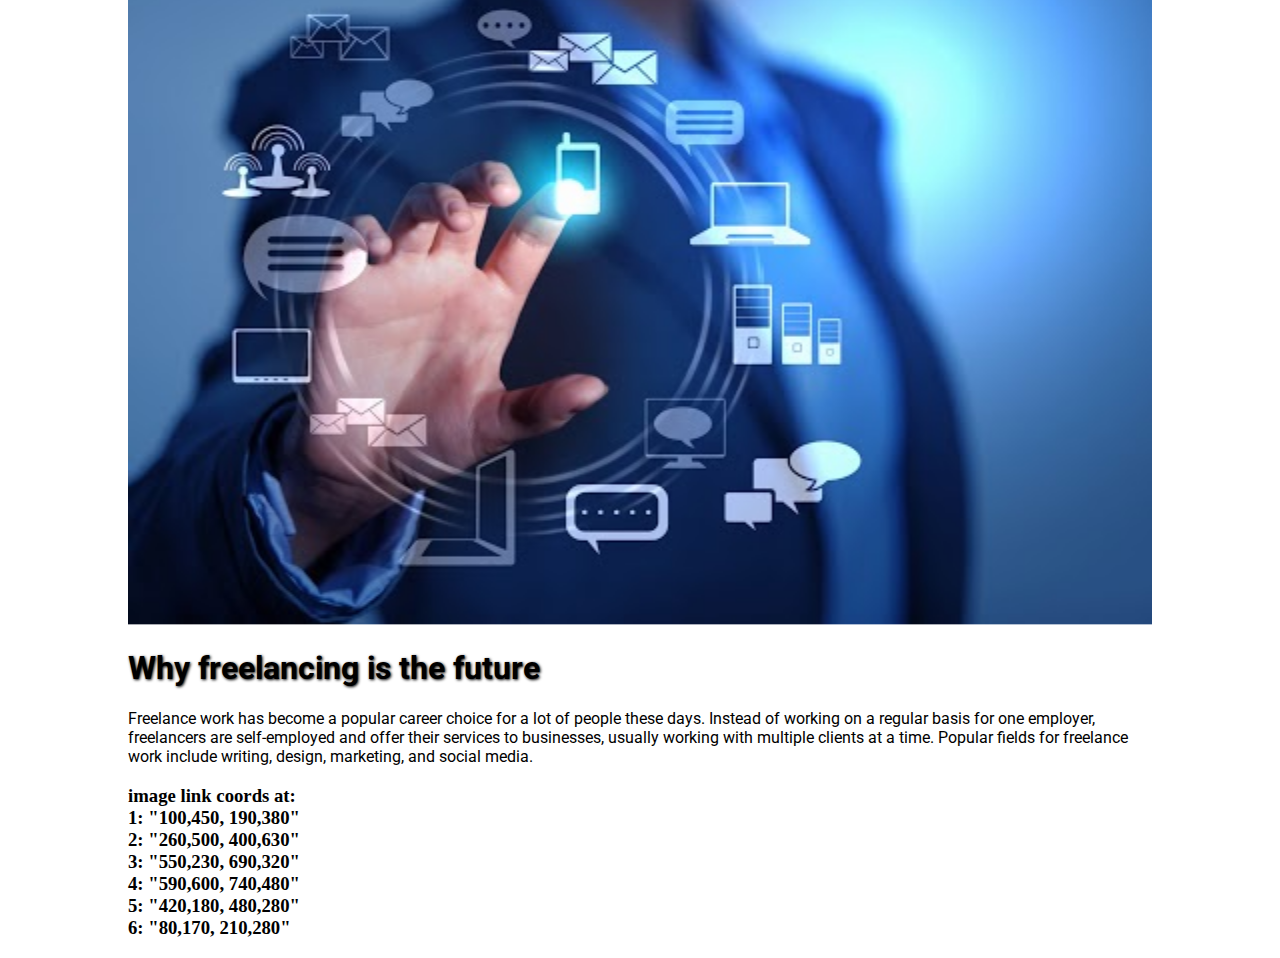
<file: hw-3/index.html>
<!DOCTYPE html>
<html lang="en">
  <head>
    <meta charset="UTF-8" />
    <meta name="viewport" content="width=device-width, initial-scale=1.0" />
    <title>Home Work</title>
    <link rel="stylesheet" href="style.css" />
  </head>
  <body>
    <div class="container">
      <img src="unnamed.jpg" alt="Its an image" usemap="#map" />
      <map name="map">
        <area shape="rect" coords="100,450, 190,380" href="google.com" alt="" />
        <area shape="rect" coords="260,500, 400,630" href="google.com" alt="" />
        <area shape="rect" coords="550,230, 690,320" href="google.com" alt="" />
        <area shape="rect" coords="590,600, 740,480" href="google.com" alt="" />
        <area shape="rect" coords="420,180, 480,280" href="google.com" alt="" />
        <area shape="rect" coords="80,170, 210,280" href="google.com" alt="" />
      </map>

      <h1>Why freelancing is the future</h1>

      <p>
        Freelance work has become a popular career choice for a lot of people
        these days. Instead of working on a regular basis for one employer,
        freelancers are self-employed and offer their services to businesses,
        usually working with multiple clients at a time. Popular fields for
        freelance work include writing, design, marketing, and social media.
      </p>
      <h3>
        image link coords at: <br />1: "100,450, 190,380" <br />2: "260,500,
        400,630" <br />3: "550,230, 690,320" <br />4: "590,600, 740,480"
        <br />5: "420,180, 480,280" <br />6: "80,170, 210,280"
      </h3>
    </div>
  </body>
</html>
</file>
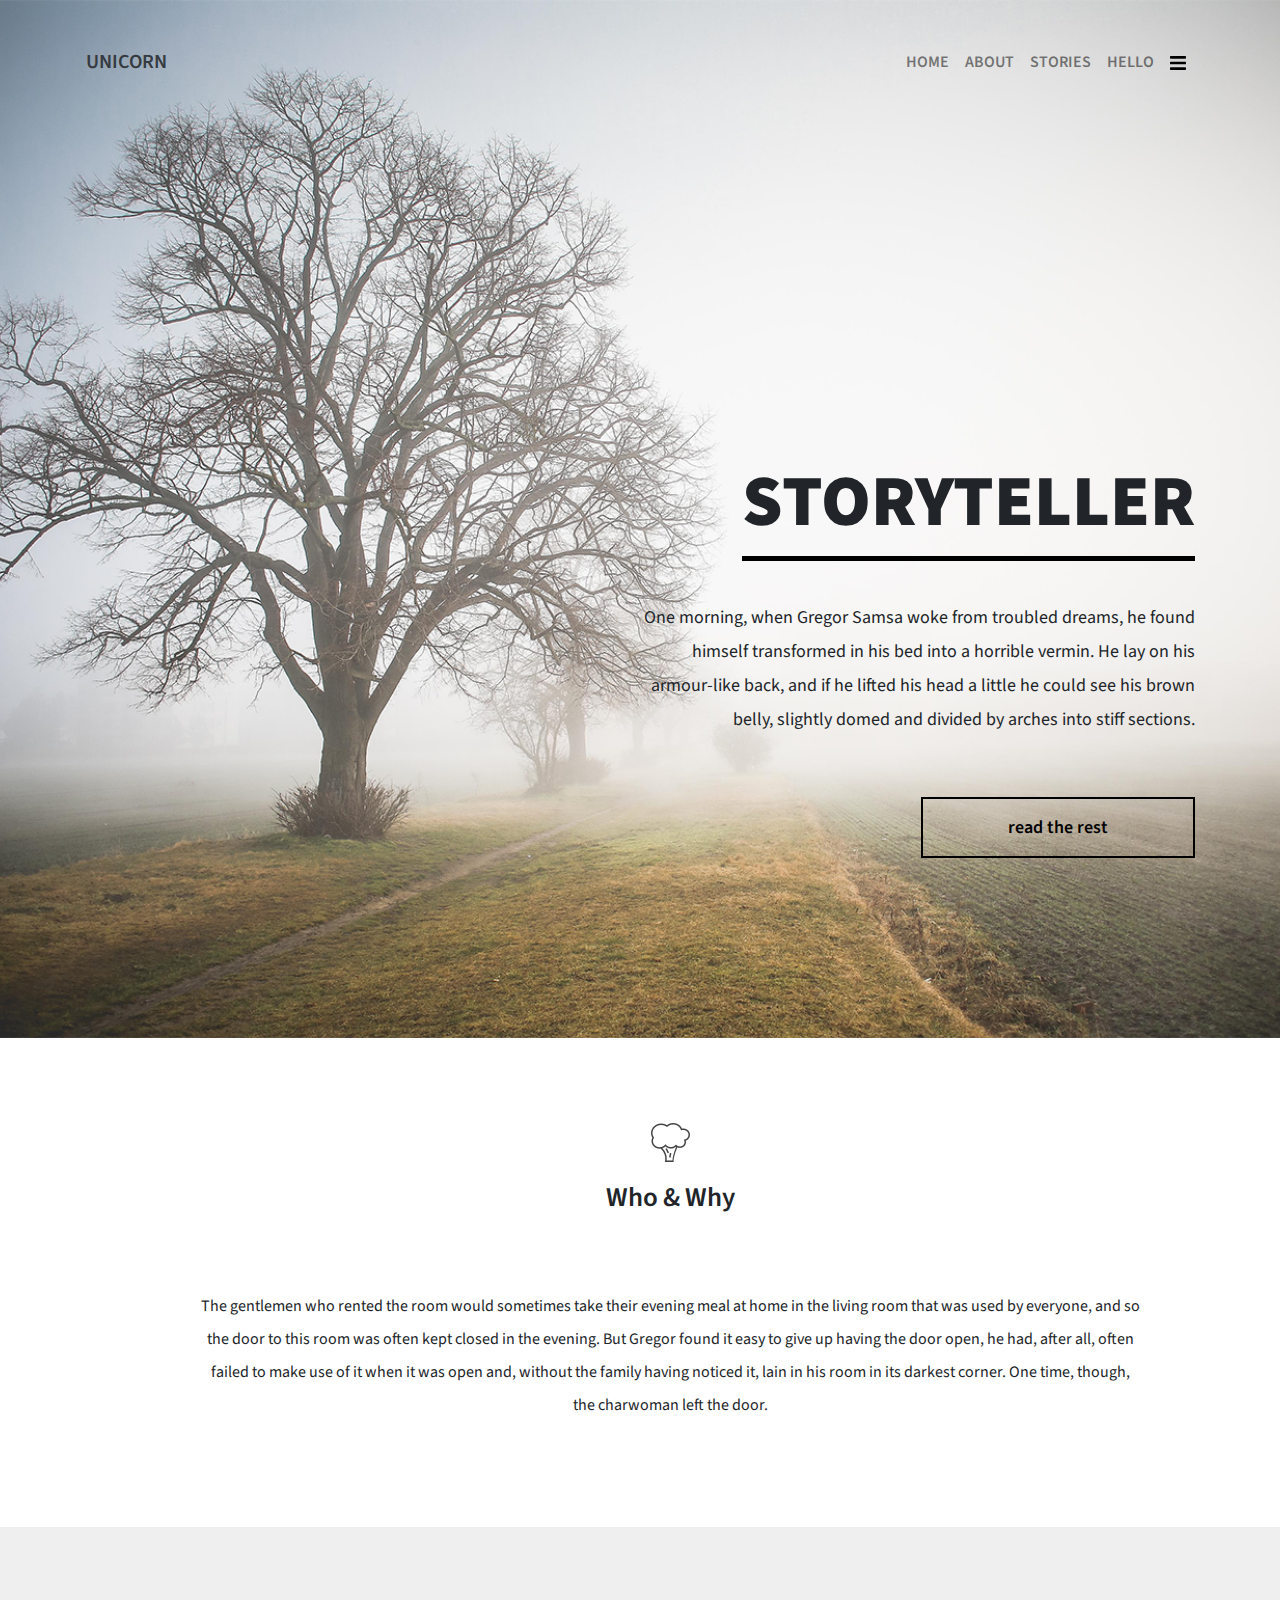
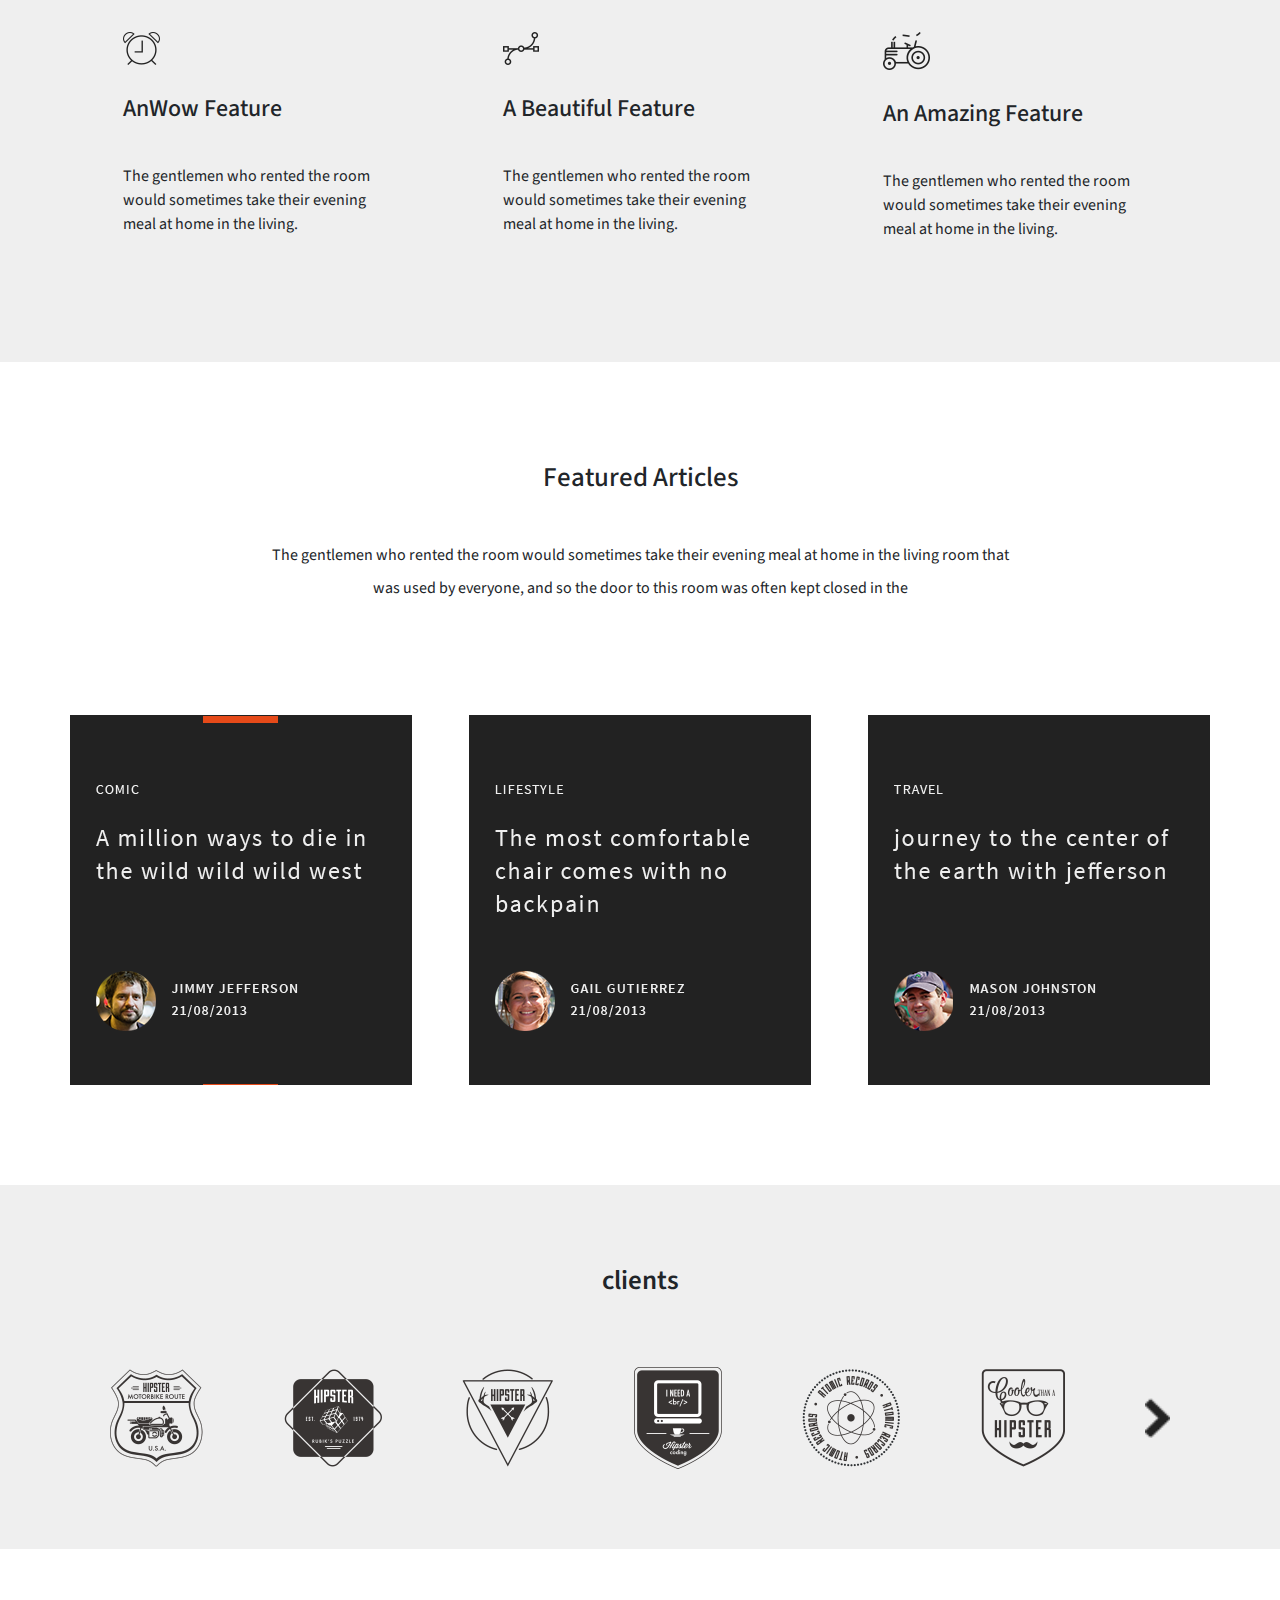
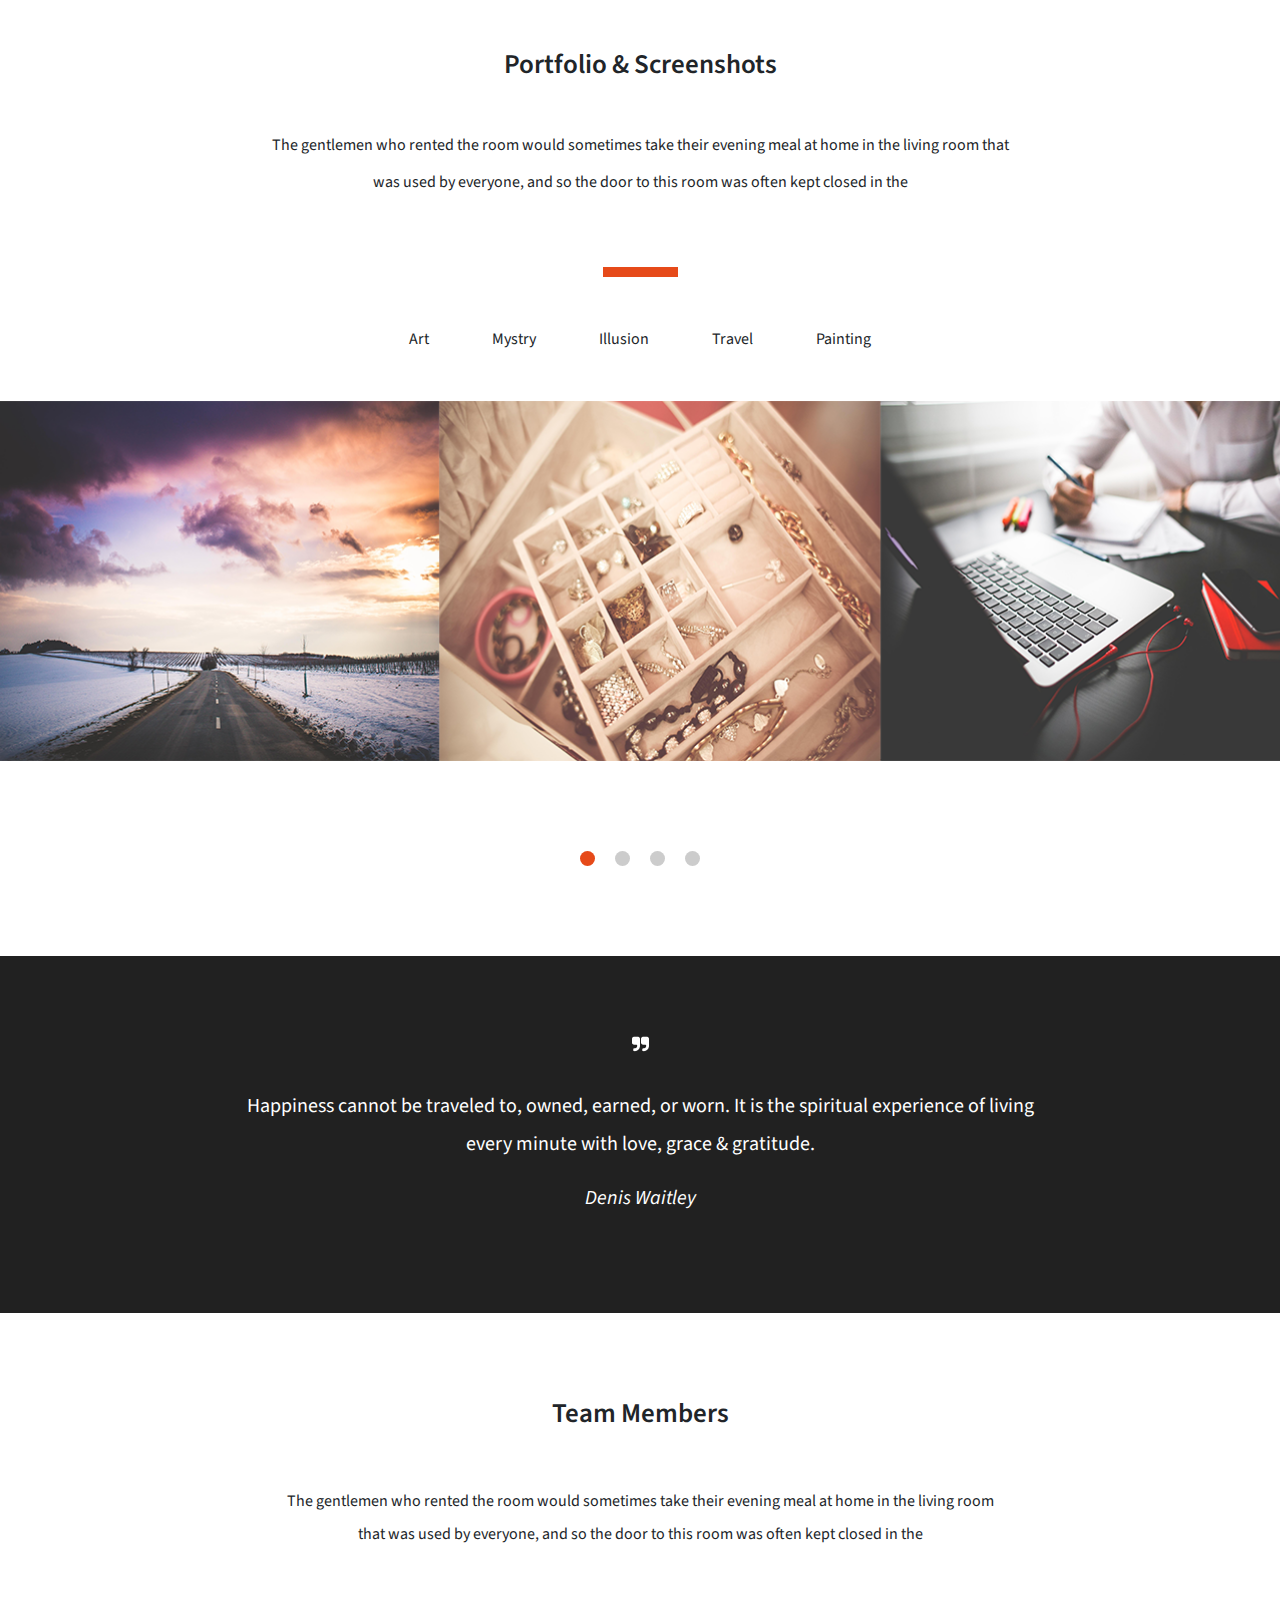
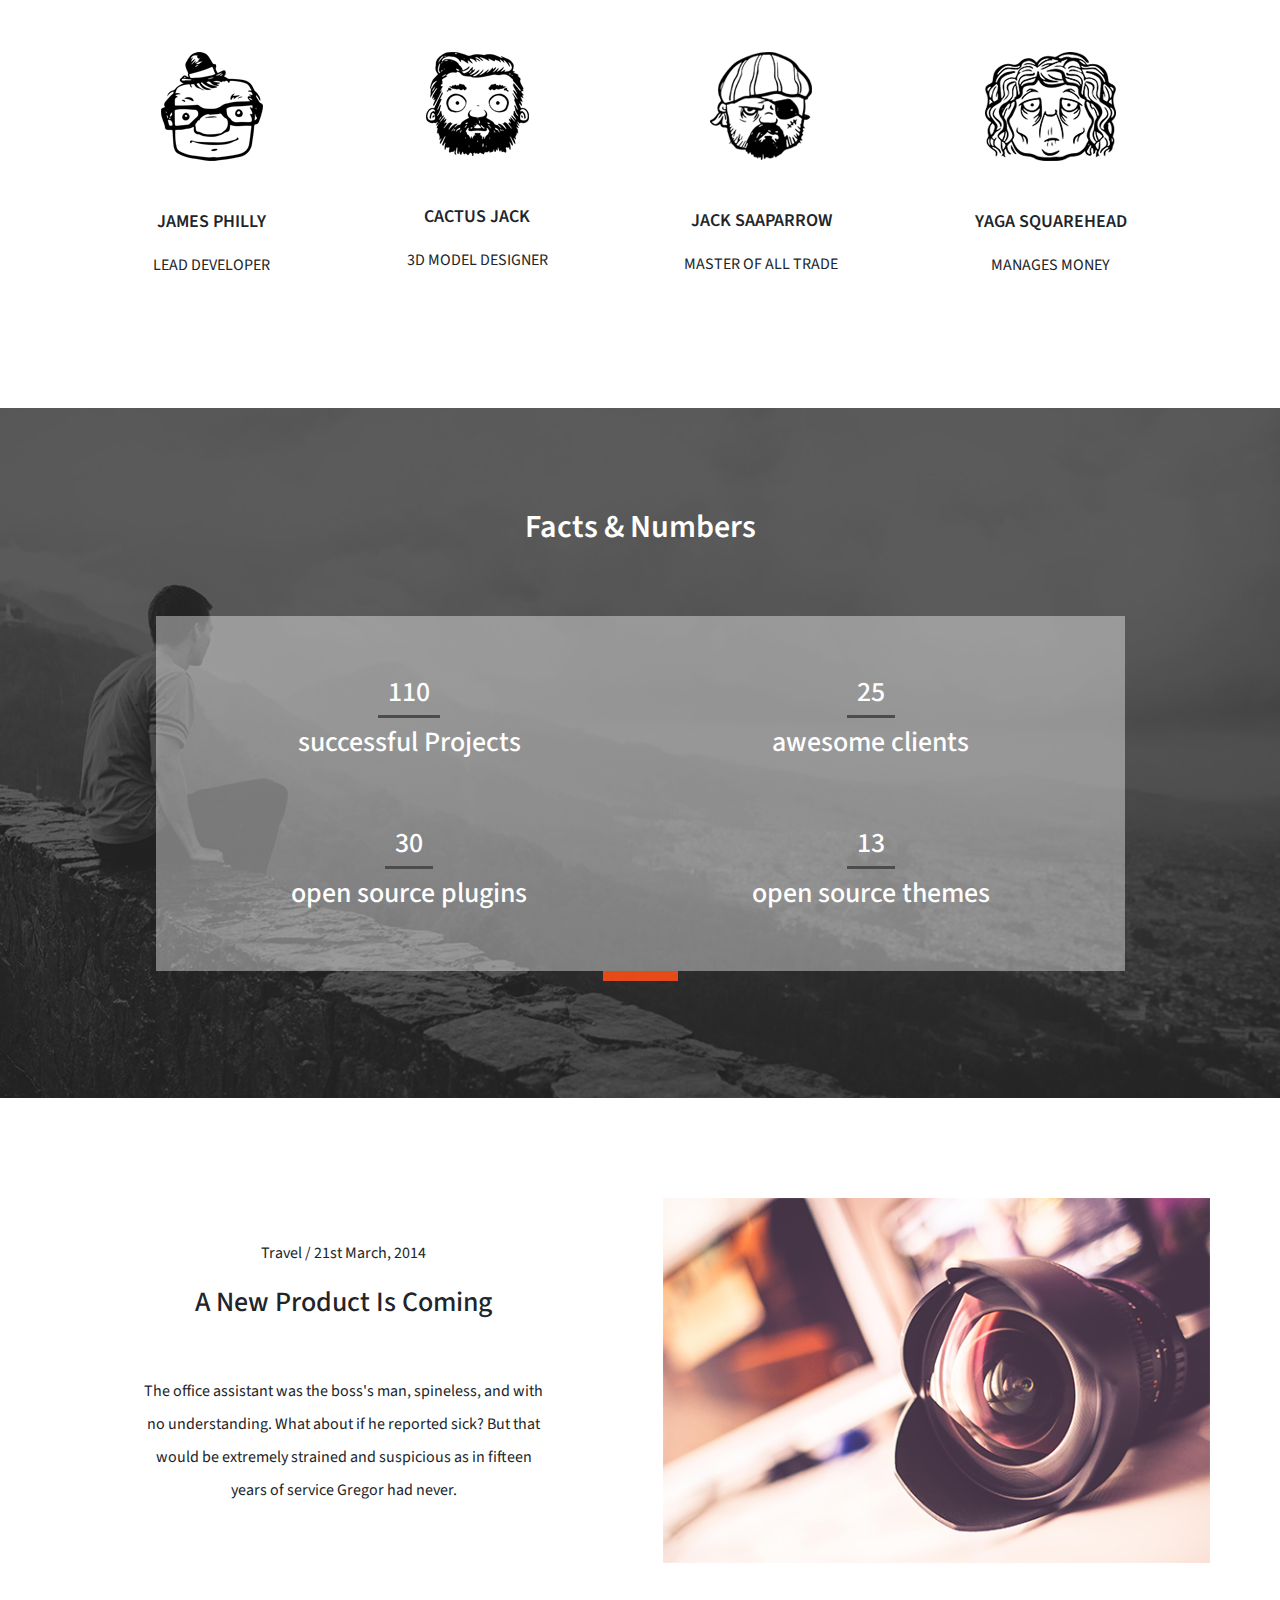
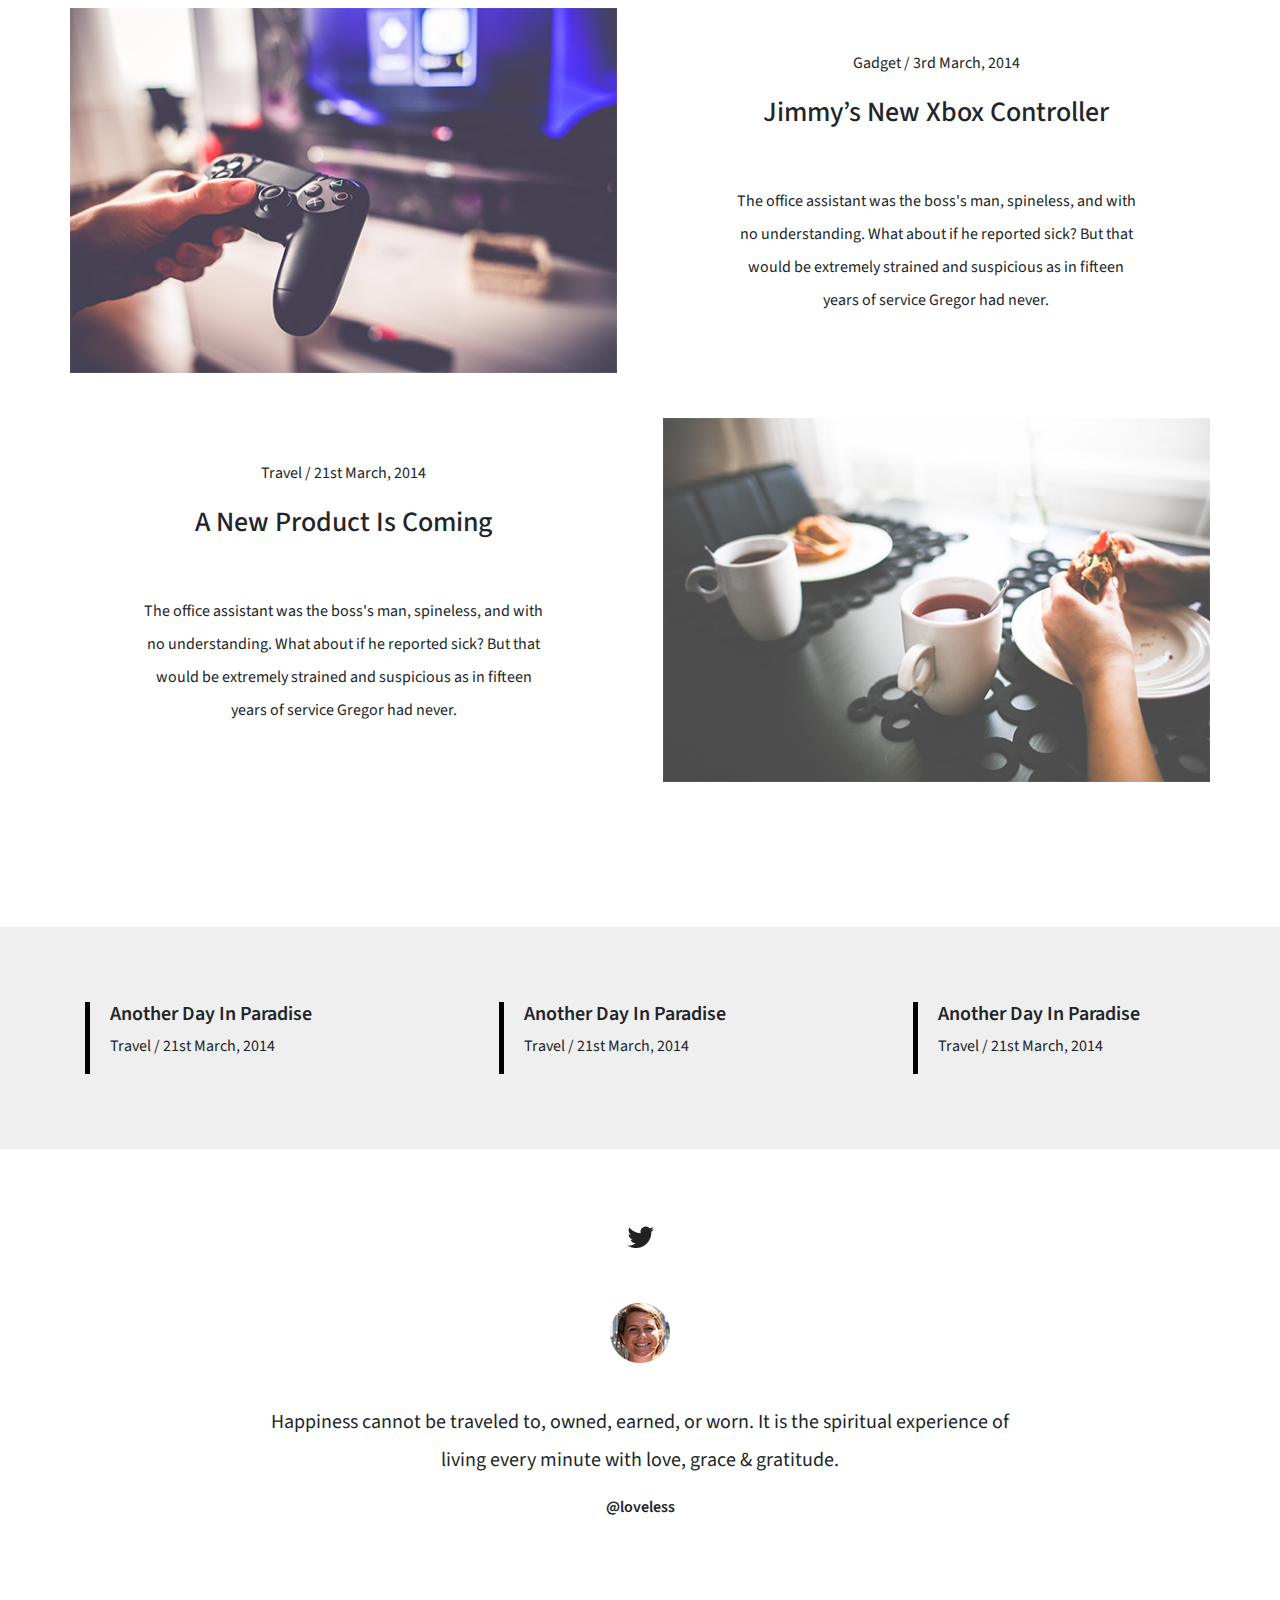
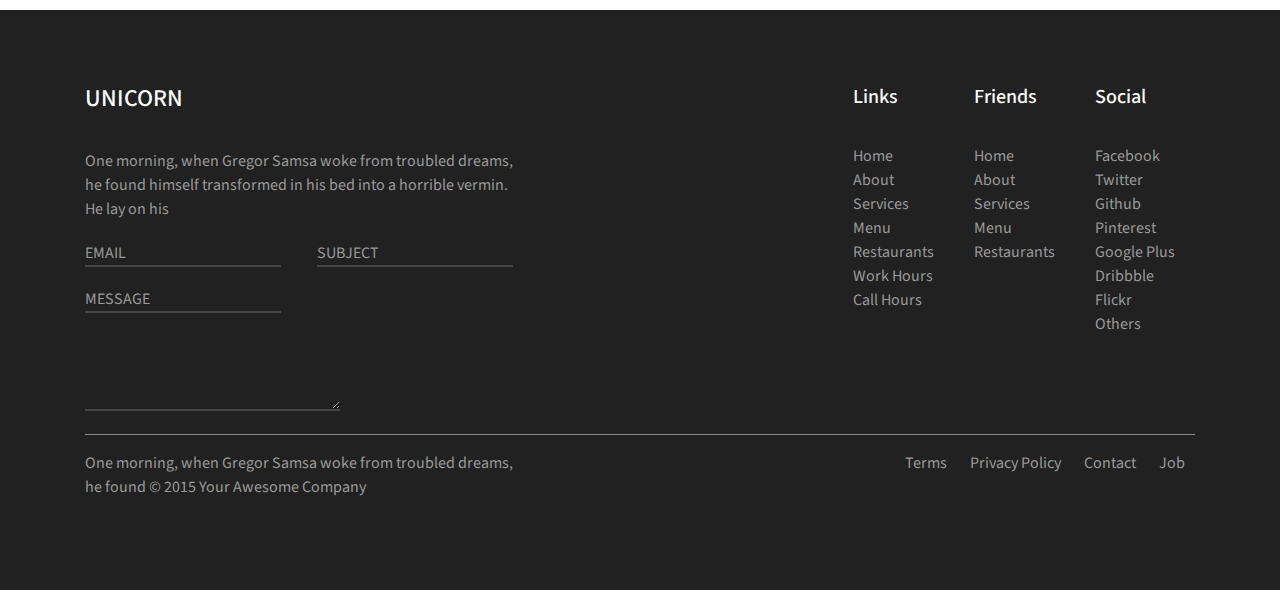
<file: Prize Project/index.html>
<!DOCTYPE html>
<html lang="en">
  <head>
    <meta charset="UTF-8" />
    <meta name="viewport" content="width=device-width, initial-scale=1.0" />

    <script
      src="https://code.jquery.com/jquery-3.5.1.slim.min.js"
      integrity="sha384-DfXdz2htPH0lsSSs5nCTpuj/zy4C+OGpamoFVy38MVBnE+IbbVYUew+OrCXaRkfj"
      crossorigin="anonymous"
    ></script>
    <script
      src="https://cdn.jsdelivr.net/npm/popper.js@1.16.1/dist/umd/popper.min.js"
      integrity="sha384-9/reFTGAW83EW2RDu2S0VKaIzap3H66lZH81PoYlFhbGU+6BZp6G7niu735Sk7lN"
      crossorigin="anonymous"
    ></script>
    <link
      rel="stylesheet"
      href="https://stackpath.bootstrapcdn.com/bootstrap/4.5.2/css/bootstrap.min.css"
      integrity="sha384-JcKb8q3iqJ61gNV9KGb8thSsNjpSL0n8PARn9HuZOnIxN0hoP+VmmDGMN5t9UJ0Z"
      crossorigin="anonymous"
    />
    <script
      src="https://stackpath.bootstrapcdn.com/bootstrap/4.5.2/js/bootstrap.min.js"
      integrity="sha384-B4gt1jrGC7Jh4AgTPSdUtOBvfO8shuf57BaghqFfPlYxofvL8/KUEfYiJOMMV+rV"
      crossorigin="anonymous"
    ></script>

    <link rel="stylesheet" href="css/main.css" />
    <link rel="stylesheet" href="css/mid-part.css" />
    <link rel="stylesheet" href="css/lower-part.css" />
    <link rel="stylesheet" href="css/media queries/600p.css" />
    <title>Unicorn</title>
  </head>
  <body>
    <div class="sec-1">
      <nav class="container navbar navbar-expand-sm bg navbar-light">
        <a href="#" class="navbar-brand text-dark">UNICORN</a>
        <button
          class="navbar-toggler"
          type="button"
          data-toggle="collapse"
          data-target="#nav-div"
        >
          <span class="navbar-toggler-icon"></span>
        </button>

        <div class="collapse navbar-collapse" id="nav-div">
          <ul class="navbar-nav ml-auto">
            <li class="nav-item text-dark">
              <a href="#" class="nav-link">HOME</a>
            </li>
            <li class="nav-item text-dark">
              <a href="#" class="nav-link">ABOUT</a>
            </li>
            <li class="nav-item text-dark">
              <a href="#" class="nav-link">STORIES</a>
            </li>
            <li class="nav-item text-dark">
              <a href="#" class="nav-link">HELLO</a>
            </li>
            <li class="nav-item">
              <a href="#" class="nav-link"
                ><img src="images/bars-solid.svg" class="head-icon"
              /></a>
            </li>
          </ul>
        </div>
      </nav>

      <div class="container">
        <div class="content">
          <h1 id="content-heading">STORYTELLER</h1>
          <p class="content-parah">
            One morning, when Gregor Samsa woke from troubled dreams, he found
            himself transformed in his bed into a horrible vermin. He lay on his
            armour-like back, and if he lifted his head a little he could see
            his brown belly, slightly domed and divided by arches into stiff
            sections.
          </p>
          <button class="content-btn">read the rest</button>
        </div>
      </div>
    </div>

    <div class="sec-2">
      <div class="container content-2">
        <img src="images/broccoli.png" />
        <h2>Who & Why</h2>
        <p>
          The gentlemen who rented the room would sometimes take their evening
          meal at home in the living room that was used by everyone, and so the
          door to this room was often kept closed in the evening. But Gregor
          found it easy to give up having the door open, he had, after all,
          often failed to make use of it when it was open and, without the
          family having noticed it, lain in his room in its darkest corner. One
          time, though, the charwoman left the door.
        </p>
      </div>
    </div>

    <div class="sec-3">
      <div class="container content-3">
        <div class="x-1">
          <img src="images/clock.png" />
          <h4 class="title">AnWow Feature</h4>
          <p>
            The gentlemen who rented the room would sometimes take their evening
            meal at home in the living.
          </p>
        </div>

        <div class="x-1">
          <img src="images/vector.png" />
          <h4 class="title">A Beautiful Feature</h4>
          <p>
            The gentlemen who rented the room would sometimes take their evening
            meal at home in the living.
          </p>
        </div>

        <div class="x-1">
          <img src="images/land working.png" />
          <h4 class="title">An Amazing Feature</h4>
          <p>
            The gentlemen who rented the room would sometimes take their evening
            meal at home in the living.
          </p>
        </div>
      </div>
    </div>

    <div class="sec-4">
      <div class="container content-4">
        <h2>Featured Articles</h2>
        <p>
          The gentlemen who rented the room would sometimes take their evening
          meal at home in the living room that was used by everyone, and so the
          door to this room was often kept closed in the
        </p>
        <div class="feat-cards">
          <div class="img-1"></div>
          <div class="img-2"></div>
          <div class="img-3"></div>
        </div>
      </div>
    </div>

    <div class="sec-5">
      <div class="container clients">
        <h2>clients</h2>
        <div class="clients-show">
          <img src="images/New folder/i-1.png" />
          <img src="images/New folder/i-2.png" />
          <img src="images/New folder/i-3.png" />
          <img src="images/New folder/i-4.png" />
          <img src="images/New folder/i-5.png" />
          <img src="images/New folder/i-6.png" />
          <img style="height: 40px" src="images/arrow.png" />
        </div>
      </div>
    </div>

    <sec-6>
      <div class="container portfolio">
        <h1>Portfolio & Screenshots</h1>
        <p>
          The gentlemen who rented the room would sometimes take their evening
          meal at home in the living room that was used by everyone, and so the
          door to this room was often kept closed in the
        </p>
      </div>
      <div class="orange"></div>
    </sec-6>

    <div class="sec-6">
      <div class="container">
        <ul>
          <li>Art</li>
          <li>Mystry</li>
          <li>Illusion</li>
          <li>Travel</li>
          <li>Painting</li>
        </ul>
      </div>
      <div class="img-holder"></div>
      <div class="radio-btn">
        <div class="active"></div>
        <div></div>
        <div></div>
        <div></div>
      </div>
    </div>

    <div class="sec-7">
      <div class="container content-5">
        <img src="images/quo.png" alt="" />
        <p>
          Happiness cannot be traveled to, owned, earned, or worn. It is the
          spiritual experience of living every minute with love, grace &
          gratitude.
        </p>

        <p class="il">Denis Waitley</p>
      </div>
    </div>

    <div class="sec-8">
      <div class="container content-6">
        <h2>Team Members</h2>
        <p>
          The gentlemen who rented the room would sometimes take their evening
          meal at home in the living room that was used by everyone, and so the
          door to this room was often kept closed in the
        </p>
      </div>
    </div>

    <div class="sec-9">
      <div class="container content-7">
        <div class="x-2">
          <img src="images/New folder/Layer 9.png" />
          <h3>James Philly</h3>
          <p>Lead Developer</p>
        </div>

        <div class="x-2">
          <img src="images/New folder/Layer 10.png" />
          <h3>Cactus Jack</h3>
          <p>3D Model Designer</p>
        </div>

        <div class="x-2">
          <img src="images/New folder/Layer 11.png" />
          <h3>Jack Saaparrow</h3>
          <p>Master of All Trade</p>
        </div>

        <div class="x-2">
          <img src="images/New folder/Layer 12.png" />
          <h3>Yaga Squarehead</h3>
          <p>Manages Money</p>
        </div>
      </div>
    </div>

    <div class="sec-10">
      <div class="container content-8">
        <h2>Facts & Numbers</h2>
        <div class="hold">
          <div class="cen">
            <div class="compon">
              <h3 class="bor-bt">110</h3>
              <h3>successful Projects</h3>
            </div>

            <div class="compon">
              <h3 class="bor-bt">25</h3>
              <h3>awesome clients</h3>
            </div>

            <div class="compon">
              <h3 class="bor-bt">30</h3>
              <h3>open source plugins</h3>
            </div>

            <div class="compon">
              <h3 class="bor-bt">13</h3>
              <h3>open source themes</h3>
            </div>
          </div>
        </div>
        <div class="orange"></div>
      </div>
    </div>

    <div class="sec-11">
      <div class="container content-9">
        <div class="x-3">
          <div class="text-con">
            <p>Travel / 21st March, 2014</p>
            <h3>A New Product Is Coming</h3>
            <p>
              The office assistant was the boss's man, spineless, and with no
              understanding. What about if he reported sick? But that would be
              extremely strained and suspicious as in fifteen years of service
              Gregor had never.
            </p>
          </div>
          <img src="images/temp-3.png" alt="" />
        </div>

        <div class="x-3 col-re">
          <img src="images/temp-2.png" alt="" />
          <div class="text-con">
            <p>Gadget / 3rd March, 2014</p>
            <h3>Jimmy’s New Xbox Controller</h3>
            <p>
              The office assistant was the boss's man, spineless, and with no
              understanding. What about if he reported sick? But that would be
              extremely strained and suspicious as in fifteen years of service
              Gregor had never.
            </p>
          </div>
        </div>

        <div class="x-3">
          <div class="text-con">
            <p>Travel / 21st March, 2014</p>
            <h3>A New Product Is Coming</h3>
            <p>
              The office assistant was the boss's man, spineless, and with no
              understanding. What about if he reported sick? But that would be
              extremely strained and suspicious as in fifteen years of service
              Gregor had never.
            </p>
          </div>
          <img src="images/temp.png" alt="" />
        </div>
      </div>
    </div>

    <div class="sec-12">
      <div class="container">
        <div class="content-10">
          <div class="x-4">
            <h5>Another Day In Paradise</h5>
            <p>Travel / 21st March, 2014</p>
          </div>

          <div class="x-4">
            <h5>Another Day In Paradise</h5>
            <p>Travel / 21st March, 2014</p>
          </div>

          <div class="x-4">
            <h5>Another Day In Paradise</h5>
            <p>Travel / 21st March, 2014</p>
          </div>
        </div>
      </div>
    </div>

    <div class="sec-13">
      <div class="container">
        <div class="icon"><img src="images/.png" alt="" /></div>
        <div class="pro-pic"><img src="images/Layer 3 copy.png" alt="" /></div>
        <div class="disc">
          <p>
            Happiness cannot be traveled to, owned, earned, or worn. It is the
            spiritual experience of living every minute with love, grace &
            gratitude.
          </p>
        </div>
        <div class="lo"><p>@loveless</p></div>
      </div>
    </div>

    <div class="sec-14">
      <div class="container content-11">
        <div class="contact-area">
          <h4>UNICORN</h4>
          <p>
            One morning, when Gregor Samsa woke from troubled dreams, he found
            himself transformed in his bed into a horrible vermin. He lay on his
          </p>
          <div style="margin: 20px 0">
            <input type="email" placeholder="EMAIL" />
            <span class="gap"></span>
            <input type="text" placeholder="SUBJECT" />
          </div>
          <input type="text" placeholder="MESSAGE" />
          <textarea name="" id="" cols="30" rows="4"></textarea>
        </div>

        <div class="links-ar">
          <div>
            <h5>Links</h5>
            <ul>
              <li><a href="#">Home</a></li>
              <li><a href="#">About</a></li>
              <li><a href="#">Services</a></li>
              <li><a href="#">Menu</a></li>
              <li><a href="#">Restaurants</a></li>
              <li><a href="#">Work Hours</a></li>
              <li><a href="#">Call Hours</a></li>
            </ul>
          </div>
          <div>
            <h5>Friends</h5>
            <li><a href="#">Home</a></li>
            <li><a href="#">About</a></li>
            <li><a href="#">Services</a></li>
            <li><a href="#">Menu</a></li>
            <li><a href="#">Restaurants</a></li>
          </div>
          <div>
            <h5>Social</h5>
            <li><a href="#">Facebook</a></li>
            <li><a href="#">Twitter</a></li>
            <li><a href="#">Github</a></li>
            <li><a href="#">Pinterest</a></li>
            <li><a href="#">Google Plus</a></li>
            <li><a href="#">Dribbble</a></li>
            <li><a href="#">Flickr</a></li>
            <li><a href="#">Others</a></li>
          </div>
        </div>
      </div>

      <div class="container">
        <hr style="background-color: #999999" />
        <div class="ln-sc-2">
          <p>
            One morning, when Gregor Samsa woke from troubled dreams, he found ©
            2015 Your Awesome Company
          </p>

          <ul>
            <li><a href="#">Terms</a></li>
            <li><a href="#">Privacy Policy</a></li>
            <li><a href="#">Contact</a></li>
            <li><a href="#">Job</a></li>
          </ul>
        </div>
      </div>
    </div>
  </body>
</html>
</file>
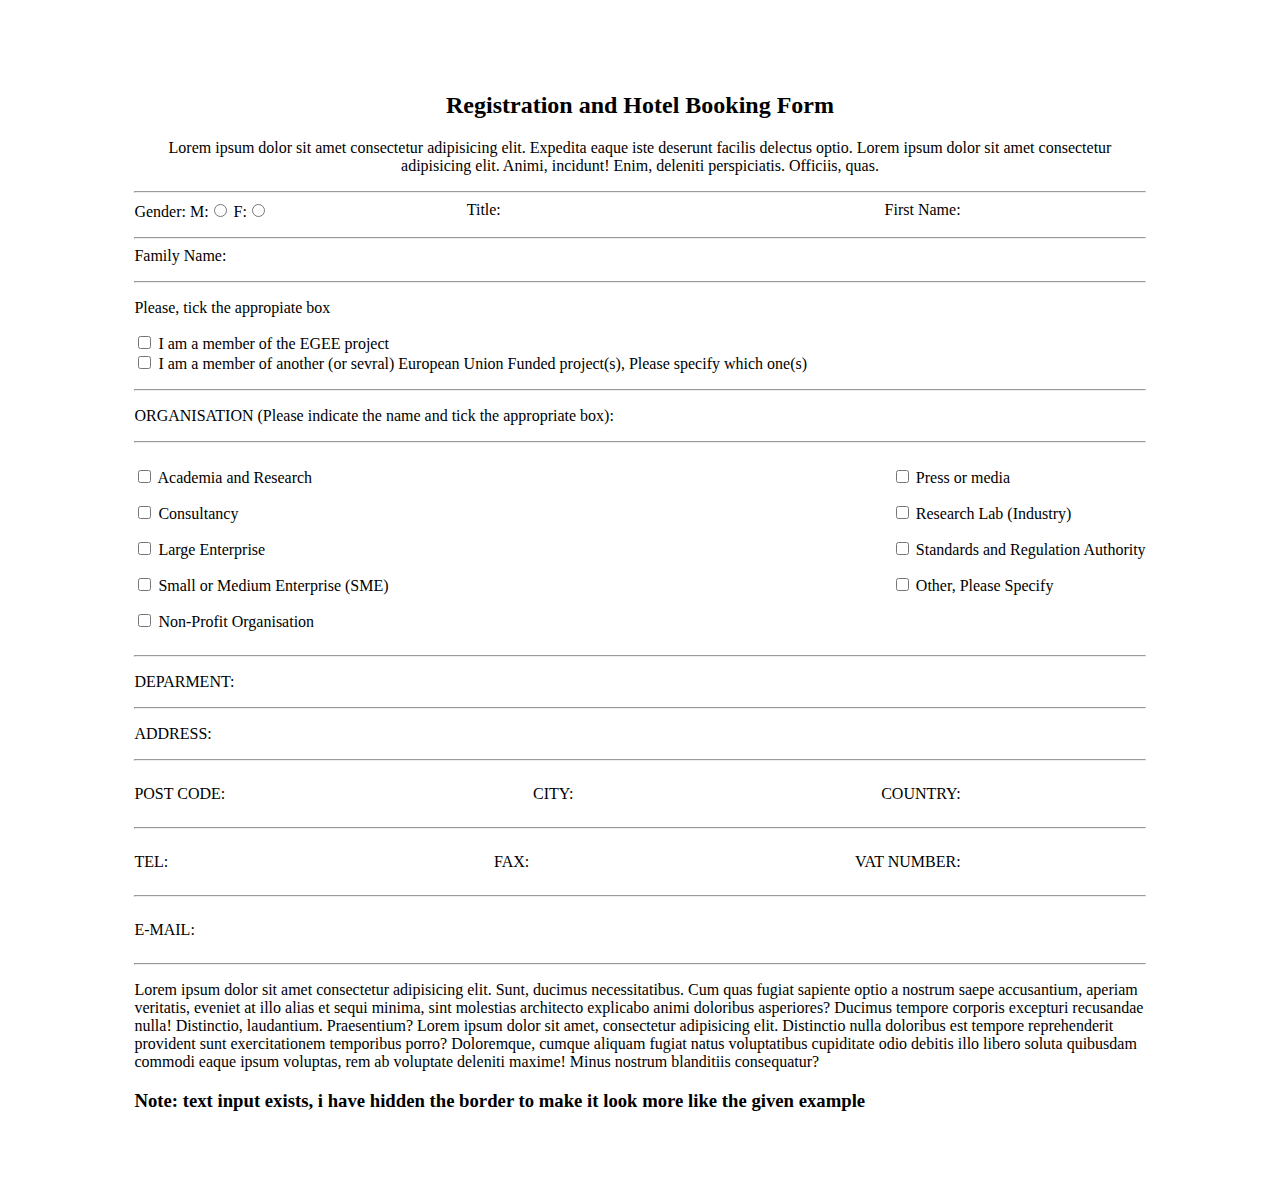
<file: hw-2/pro-1/index.html>
<!DOCTYPE html>
<html lang="en">
  <head>
    <meta charset="UTF-8" />
    <meta name="viewport" content="width=device-width, initial-scale=1.0" />
    <title>Home Work</title>
    <link rel="stylesheet" href="style.css" />
  </head>
  <body>
    <div class="container">
      <form action="#">
        <h2 class="text-center">Registration and Hotel Booking Form</h2>
        <p class="text-center">
          Lorem ipsum dolor sit amet consectetur adipisicing elit. Expedita
          eaque iste deserunt facilis delectus optio. Lorem ipsum dolor sit amet
          consectetur adipisicing elit. Animi, incidunt! Enim, deleniti
          perspiciatis. Officiis, quas.
        </p>
        <hr />

        <div class="col-1 bottom-margin">
          <div>
            <span>Gender: </span>
            <label for="gender">M:</label><input type="radio" name="gender" />
            <label for="gender">F:</label><input type="radio" name="gender" />
          </div>
          <div>
            <label for="title">Title: </label><input type="text" name="title" />
          </div>
          <div>
            <label for="f-name">First Name: </label
            ><input type="text" name="f-name" />
          </div>
        </div>
        <hr />
        <div class="col-2 bottom-margin">
          <label for="fam-name">Family Name: </label>
          <input type="text" name="fam-name" />
        </div>

        <hr />

        <div class="col-3 bottom-margin">
          <p>Please, tick the appropiate box</p>
          <input type="checkbox" name="opt" />
          <label for="opt"> I am a member of the EGEE project</label>
          <br />
          <input type="checkbox" name="opt" />
          <label for="opt">
            I am a member of another (or sevral) European Union Funded
            project(s), Please specify which one(s)</label
          >
        </div>
        <hr />
        <p class="bottom-margin">
          ORGANISATION (Please indicate the name and tick the appropriate box):
        </p>

        <hr />

        <div class="col-4">
          <div class="left">
            <p><input type="checkbox" name="attr" /> Academia and Research</p>
            <p><input type="checkbox" name="attr" /> Consultancy</p>
            <p><input type="checkbox" name="attr" /> Large Enterprise</p>
            <p>
              <input type="checkbox" name="attr" /> Small or Medium Enterprise
              (SME)
            </p>
            <p><input type="checkbox" name="attr" /> Non-Profit Organisation</p>
          </div>
          <div class="right">
            <p><input type="checkbox" name="attr" /> Press or media</p>
            <p><input type="checkbox" name="attr" /> Research Lab (Industry)</p>
            <p>
              <input type="checkbox" name="attr" /> Standards and Regulation
              Authority
            </p>
            <p><input type="checkbox" name="attr" /> Other, Please Specify</p>
          </div>
        </div>
        <hr />
        <p>DEPARMENT: <input type="text" class="dep" /></p>
        <hr />
        <p>ADDRESS: <input type="text" class="add" /></p>
        <hr />
        <div class="col-5">
          <p>POST CODE: <input type="text" /></p>
          <p>CITY: <input type="text" /></p>
          <p>COUNTRY: <input type="text" /></p>
        </div>
        <hr />
        <div class="col-6">
          <p>TEL: <input type="text" /></p>
          <p>FAX: <input type="text" /></p>
          <p>VAT NUMBER: <input type="text" /></p>
        </div>
        <hr />
        <div class="col-6">
          <p>E-MAIL: <input type="text" /></p>
        </div>
        <hr />
        <p>
          Lorem ipsum dolor sit amet consectetur adipisicing elit. Sunt, ducimus
          necessitatibus. Cum quas fugiat sapiente optio a nostrum saepe
          accusantium, aperiam veritatis, eveniet at illo alias et sequi minima,
          sint molestias architecto explicabo animi doloribus asperiores?
          Ducimus tempore corporis excepturi recusandae nulla! Distinctio,
          laudantium. Praesentium? Lorem ipsum dolor sit amet, consectetur
          adipisicing elit. Distinctio nulla doloribus est tempore reprehenderit
          provident sunt exercitationem temporibus porro? Doloremque, cumque
          aliquam fugiat natus voluptatibus cupiditate odio debitis illo libero
          soluta quibusdam commodi eaque ipsum voluptas, rem ab voluptate
          deleniti maxime! Minus nostrum blanditiis consequatur?
        </p>
      </form>

      <h3>
        Note: text input exists, i have hidden the border to make it look more
        like the given example
      </h3>
    </div>
  </body>
</html>
</file>
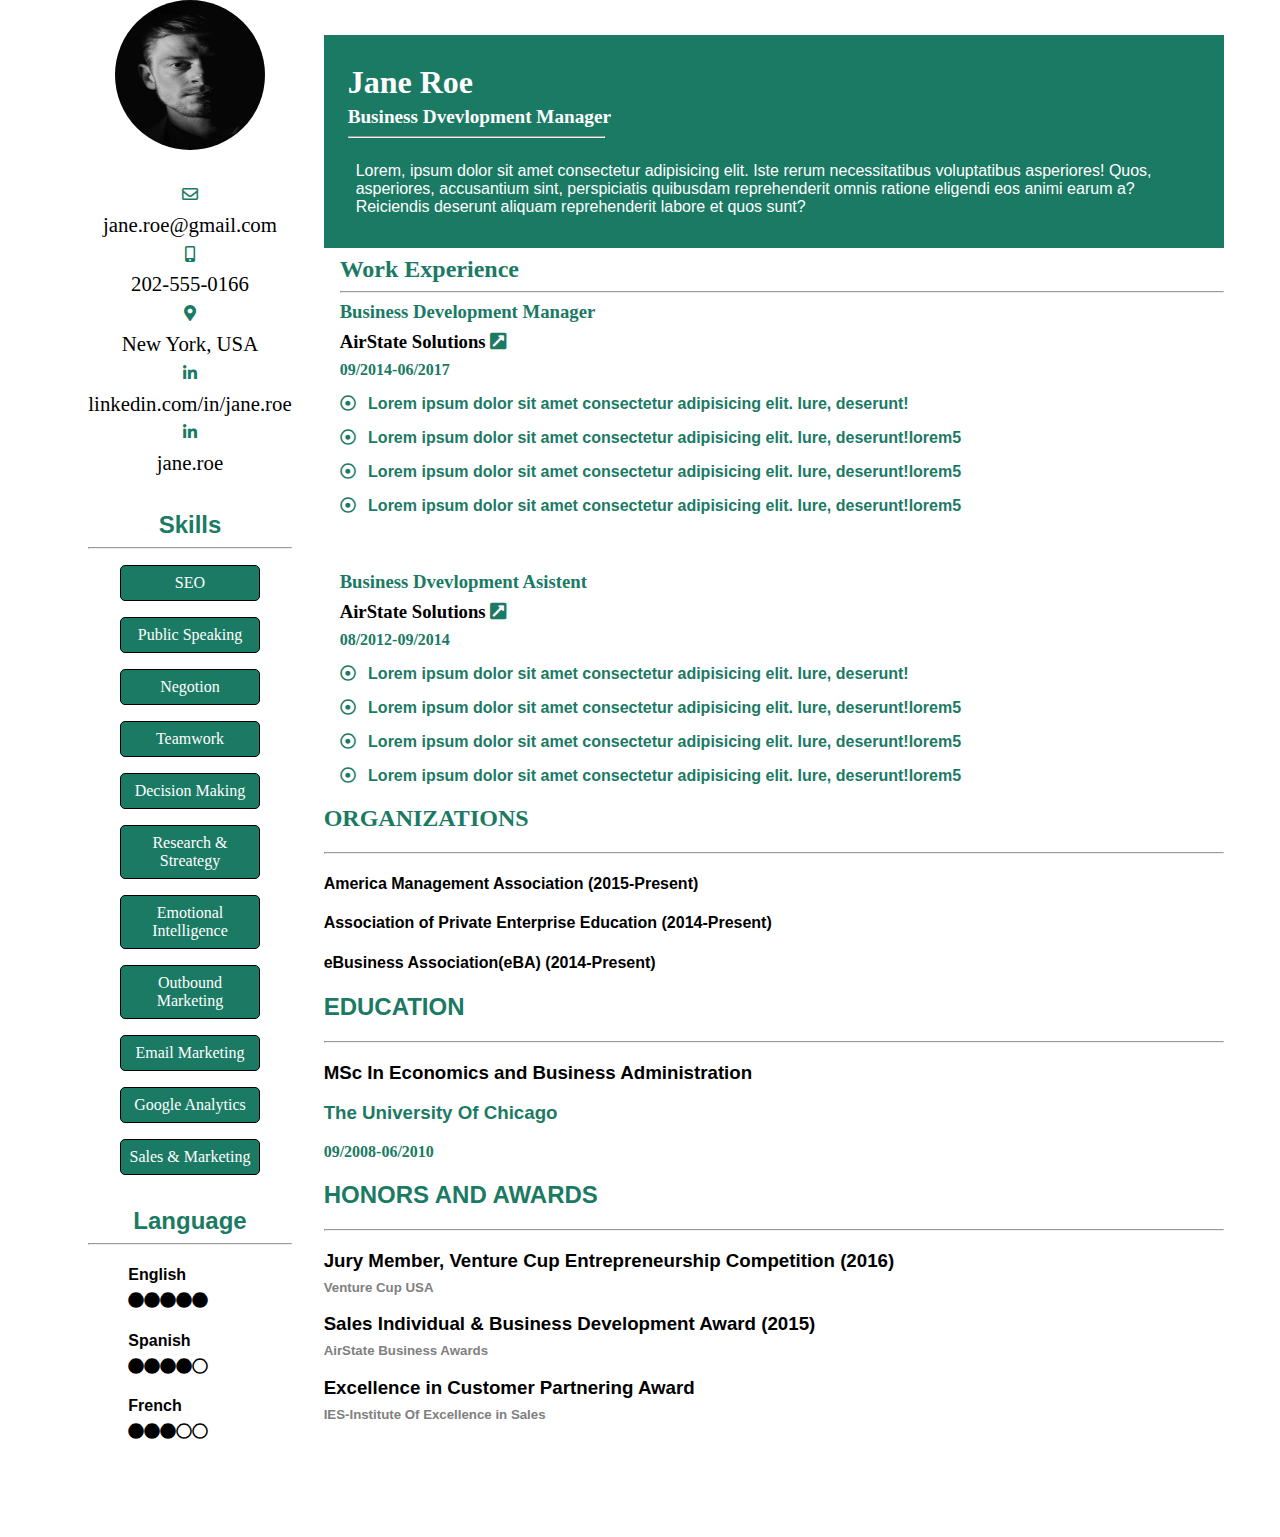
<file: hw-1/hw-1.html>
<!DOCTYPE html>
<html lang="en">
  <head>
    <meta charset="UTF-8" />
    <meta name="viewport" content="width=device-width, initial-scale=1.0" />
    <title>Home Work</title>
    <link rel="stylesheet" href="css/all.min.css" />
    <link rel="stylesheet" href="css/fontawesome.min.css" />
    <link rel="stylesheet" href="css/style.css" />
  </head>
  <body>
    <div class="container">
      <div class="left">
        <div class="bio">
          <div class="pro">
            <img src="img.jpg" alt="user" />
          </div>

          <div class="info">
            <div class="ele">
              <i class="far fa-envelope"></i>
              <p>jane.roe@gmail.com</p>
            </div>
            <div class="ele">
              <i class="fas fa-mobile-alt"></i>
              <p>202-555-0166</p>
            </div>
            <div class="ele">
              <i class="fas fa-map-marker-alt"></i>
              <p>New York, USA</p>
            </div>
            <div class="ele">
              <i class="fab fa-linkedin-in"></i>
              <p>linkedin.com/in/jane.roe</p>
            </div>
            <div class="ele">
              <i class="fab fa-linkedin-in"></i>
              <p>jane.roe</p>
            </div>
          </div>
        </div>

        <div class="skills">
          <h3>Skills</h3>
          <hr />
          <ul class="skills-list">
            <p>SEO</p>
            <p>Public Speaking</p>
            <p>Negotion</p>
            <p>Teamwork</p>
            <p>Decision Making</p>
            <p>Research & Streategy</p>
            <p>Emotional Intelligence</p>
            <p>Outbound Marketing</p>
            <p>Email Marketing</p>
            <p>Google Analytics</p>
            <p>Sales & Marketing</p>
          </ul>
        </div>

        <div class="language">
          <h3>Language</h3>
          <hr />
          <ul class="language-list">
            <div>
              <h4>English</h4>
              <p>
                <i class="fas fa-circle"></i><i class="fas fa-circle"></i
                ><i class="fas fa-circle"></i><i class="fas fa-circle"></i
                ><i class="fas fa-circle"></i>
              </p>
            </div>
            <div>
              <h4>Spanish</h4>
              <p>
                <i class="fas fa-circle"></i><i class="fas fa-circle"></i
                ><i class="fas fa-circle"></i><i class="fas fa-circle"></i
                ><i class="far fa-circle"></i>
              </p>
            </div>
            <div>
              <h4>French</h4>
              <p>
                <i class="fas fa-circle"></i><i class="fas fa-circle"></i
                ><i class="fas fa-circle"></i><i class="far fa-circle"></i
                ><i class="far fa-circle"></i>
              </p>
            </div>
          </ul>
        </div>
      </div>

      <div class="right">
        <div class="heading">
          <h1>Jane Roe</h1>
          <h5>Business Dvevlopment Manager</h5>
          <hr />
          <p>
            Lorem, ipsum dolor sit amet consectetur adipisicing elit. Iste rerum
            necessitatibus voluptatibus asperiores! Quos, asperiores,
            accusantium sint, perspiciatis quibusdam reprehenderit omnis ratione
            eligendi eos animi earum a? Reiciendis deserunt aliquam
            reprehenderit labore et quos sunt?
          </p>
        </div>

        <div class="work-experience">
          <h2>Work Experience</h2>
          <hr />

          <h3>Business Development Manager</h3>
          <h3 class="highlight">
            AirState Solutions
            <a class="link" href="#"
              ><i class="fas fa-external-link-square-alt"></i
            ></a>
          </h3>
          <h6>09/2014-06/2017</h6>
          <ul>
            <p>
              <i class="far fa-dot-circle es"></i>
              Lorem ipsum dolor sit amet consectetur adipisicing elit. Iure,
              deserunt!
            </p>
            <p>
              <i class="far fa-dot-circle es"></i>
              Lorem ipsum dolor sit amet consectetur adipisicing elit. Iure,
              deserunt!lorem5
            </p>
            <p>
              <i class="far fa-dot-circle es"></i>
              Lorem ipsum dolor sit amet consectetur adipisicing elit. Iure,
              deserunt!lorem5
            </p>
            <p>
              <i class="far fa-dot-circle es"></i>
              Lorem ipsum dolor sit amet consectetur adipisicing elit. Iure,
              deserunt!lorem5
            </p>
          </ul>
          <div class="divider"></div>

          <h3>Business Dvevlopment Asistent</h3>
          <h3 class="highlight">
            AirState Solutions
            <a class="link" href="#"
              ><i class="fas fa-external-link-square-alt"></i
            ></a>
          </h3>
          <h6>08/2012-09/2014</h6>
          <ul>
            <p>
              <i class="far fa-dot-circle es"></i>
              Lorem ipsum dolor sit amet consectetur adipisicing elit. Iure,
              deserunt!
            </p>
            <p>
              <i class="far fa-dot-circle es"></i>
              Lorem ipsum dolor sit amet consectetur adipisicing elit. Iure,
              deserunt!lorem5
            </p>
            <p>
              <i class="far fa-dot-circle es"></i>
              Lorem ipsum dolor sit amet consectetur adipisicing elit. Iure,
              deserunt!lorem5
            </p>
            <p>
              <i class="far fa-dot-circle es"></i>
              Lorem ipsum dolor sit amet consectetur adipisicing elit. Iure,
              deserunt!lorem5
            </p>
          </ul>
        </div>

        <div class="orginigation">
          <h2>ORGANIZATIONS</h2>
          <hr />
          <h4>America Management Association (2015-Present)</h4>
          <h4>Association of Private Enterprise Education (2014-Present)</h4>
          <h4>eBusiness Association(eBA) (2014-Present)</h4>
        </div>

        <div class="education">
          <h2>EDUCATION</h2>
          <hr />
          <h3 class="uni">MSc In Economics and Business Administration</h3>
          <h3>The University Of Chicago</h3>
          <h6>09/2008-06/2010</h6>
        </div>

        <div class="hon-awa">
          <h2>HONORS AND AWARDS</h2>
          <hr />
          <h3>Jury Member, Venture Cup Entrepreneurship Competition (2016)</h3>
          <h5>Venture Cup USA</h5>
          <h3>Sales Individual & Business Development Award (2015)</h3>
          <h5>AirState Business Awards</h5>
          <h3>Excellence in Customer Partnering Award</h3>
          <h5>IES-Institute Of Excellence in Sales</h5>
        </div>
      </div>
    </div>
  </body>
</html>
</file>
<file: hw-3/style.css>
@import url("https://fonts.googleapis.com/css2?family=Roboto&display=swap");

.container {
  position: absolute;
  left: 50%;
  top: 50%;
  transform: translate(-50%, -50%);
}

.container img {
  height: 682px;
  width: 1024px;
}

.container h1 {
  font-family: "Roboto", sans-serif;
  text-shadow: 1px 1px 3px black;
}

.container p {
  font-family: "Roboto", sans-serif;
}
</file>
<file: Prize Project/css/main.css>
@import url("https://fonts.googleapis.com/css2?family=Source+Sans+Pro:wght@200;300;400;600;700;900&display=swap");

* {
  list-style: none;
  text-decoration: none;
  padding: 0;
}
body {
  font-family: "Source Sans Pro", sans-serif;
  overflow-x: hidden;
}
.sec-1 {
  background-image: url("../images/head-bg.png");
  background-size: cover;
  background-repeat: no-repeat;
  background-position: center;
}

.bg {
  background-color: transparent;
}

.text-dark {
  color: black;
  font-weight: 600;
}

.navbar {
  padding-top: 42px;
}

.head-icon {
  width: 16px;
  color: black;
}

.content {
  text-align: end;
  padding-top: 370px;
  margin-left: auto;
  width: 50%;
}

#content-heading {
  display: inline-block;
  font-size: 72px;
  font-weight: 900;
  padding-bottom: 10px;
  border-bottom: 5px solid black;
}

.content-parah {
  margin-top: 32px;
  margin-bottom: 60px;
  font-size: 18px;
  line-height: 34px;
}

.content-btn {
  background-color: transparent;
  padding: 15px 85px;
  border: 2px solid black;
  font-weight: 600;
  font-size: 18px;
  margin-bottom: 180px;
}
</file>
<file: Prize Project/css/mid-part.css>
.sec-2 .content-2 {
  box-sizing: content-box;
  text-align: center;
  padding: 85px 100px;
}

.sec-2 .content-2 img {
  margin-bottom: 20px;
}

.sec-2 .content-2 h2 {
  margin-bottom: 75px;
  font-weight: 600;
  font-size: 27px;
}

.sec-2 .content-2 p {
  margin-bottom: 20px;
  line-height: 33px;
  padding: 0 100px;
}

.sec-3 {
  background-color: #efefef;
}
.content-3 {
  box-sizing: content-box;
  display: flex;
  justify-content: space-around;
  padding: 105px 0;
}
.x-1 {
  width: 275px;
}

.x-1 img {
  margin-bottom: 30px;
}

.x-1 h4 {
  margin-bottom: 40px;
}
.content-4 {
  text-align: center;
  padding: 100px 0;
}

.content-4 h2 {
  font-size: 27px;
  margin-bottom: 45px;
}

.content-4 p {
  padding: 0 200px;
  line-height: 33px;
  margin-bottom: 110px;
}

.img-1 {
  background-image: url("../images/man-1.png");
  width: 30%;
  height: 370px;
  background-position: center;
}

.img-2 {
  background-image: url("../images/man-2.png");
  width: 30%;
  height: 370px;
  background-position: center;
}

.img-3 {
  background-image: url("../images/man-3.png");
  width: 30%;
  height: 370px;
  background-position: center;
}
.feat-cards {
  display: flex;
  justify-content: space-between;
}

.sec-5 {
  background-color: #efefef;
}

.clients {
  padding: 80px 0;
  text-align: center;
}

.clients h2 {
  margin-bottom: 70px;
  font-weight: 600;
  font-size: 27px;
}
.clients-show {
  display: flex;
  justify-content: space-around;
  align-items: center;
}

.portfolio {
  text-align: center;
  padding: 100px 0;
  padding-bottom: 50px;
}

.portfolio h1 {
  font-size: 27px;
  font-weight: 600;
  margin-bottom: 45px;
}

.portfolio p {
  line-height: 37px;
  padding: 0 200px;
}

.orange {
  height: 10px;
  width: 75px;
  background-color: #e64a19;
  margin: auto;
}

.sec-6 {
  margin-top: 50px;
}

.sec-6 .container ul {
  list-style: none;
  text-align: center;
  margin-bottom: 50px;
}
.sec-6 .container li {
  margin: 0 30px;
  display: inline-block;
}

.img-holder {
  background-image: url("../images/New\ folder/screenshots.png");
  height: 360px;
  width: 100%;
  background-size: cover;
  background-repeat: no-repeat;
}

.radio-btn {
  display: flex;
  justify-content: center;
  margin: 80px 0;
}

.radio-btn div {
  height: 15px;
  width: 15px;
  border-radius: 50%;
  background-color: #cccccc;
  margin: 10px;
}

.radio-btn div:hover,
.radio-btn .active {
  background-color: #e64a19;
  cursor: pointer;
}

.sec-7 {
  background-color: #212121;
  text-align: center;
  color: white;
}

.sec-7 .container p {
  font-size: 20px;
  line-height: 38px;
  padding: 0 170px;
}

.sec-7 .container .il {
  font-style: italic;
}
.content-5 {
  padding: 80px 0;
}

.content-5 img {
  margin-bottom: 35px;
}

.sec-8 {
  text-align: center;
  padding: 85px 0;
}
.sec-8 .content-6 h2 {
  font-size: 27px;
  font-weight: 600;
  margin-bottom: 55px;
}

.sec-8 .content-6 p {
  padding: 0 200px;
  line-height: 33px;
}

.content-7 {
  display: flex;
  justify-content: space-around;
  text-transform: uppercase;
  text-align: center;
  padding-bottom: 115px;
}

.content-7 .x-2 h3 {
  margin-top: 50px;
  margin-bottom: 20px;
  font-size: 18px;
  font-weight: 600;
}
</file>
<file: Prize Project/css/lower-part.css>
.sec-10 {
  background-image: url("../images/New\ folder/Rectangle 6.png");
  height: 690px;
  background-size: cover;
  background-repeat: no-repeat;
  background-position: center;
  text-align: center;
  color: white;
}

.sec-10 .content-8 {
  padding: 100px 0;
}

.sec-10 .content-8 h2 {
  font-weight: 600;
  margin-bottom: 70px;
}
.sec-10 .content-8 .hold {
  height: 355px;
  width: 85%;
  background-color: rgba(255, 255, 255, 0.4);

  margin: auto;
}

.cen {
  padding: 0 100px;
  display: flex;
  flex-wrap: wrap;
  justify-content: space-between;
  order: 2;
}
.cen .compon {
  width: 40%;
  margin-top: 55px;
}

.bor-bt {
  padding: 5px 10px;
  display: inline-block;
  border-bottom: 3px solid #4d4c4b;
}

.content-9 {
  display: flex;
  flex-wrap: wrap-reverse;
  padding: 100px 0;
}

.content-9 .x-3 {
  margin-bottom: 45px;
  display: flex;
  justify-content: space-between;
  align-items: center;
}

.content-9 .x-3 img {
  width: 48%;
}
.content-9 .x-3 .text-con {
  text-align: center;
  padding: 0 70px;
  width: 48%;
}

.content-9 .x-3 .text-con h3 {
  margin-bottom: 55px;
}

.content-9 .x-3 .text-con p {
  line-height: 33px;
}

.sec-12 {
  padding: 75px 0;
  background-color: #efefef;
}

.content-10 {
  width: 95%;
  display: flex;
  justify-content: space-between;
}

.x-4 {
  border-left: 5px solid black;
  padding-left: 20px;
}

.x-4 h5 {
  font-weight: 600;
}

.sec-13 {
  text-align: center;
  padding: 75px 0;
}

.sec-13 .icon {
  margin-bottom: 55px;
}

.sec-13 .pro-pic {
  margin-bottom: 40px;
}

.sec-13 .disc {
  padding: 0 170px;
  font-size: 20px;
  line-height: 38px;
}

.sec-13 .lo {
  font-weight: 600;
}

.sec-14 {
  background-color: #212121;
  color: #999999;
  padding: 75px 0;
}

.content-11 {
  display: flex;
  justify-content: space-between;
}

.content-11 a {
  color: #999999;
}

.content-11 .contact-area {
  width: 440px;
}

.content-11 h4,
.content-11 h5 {
  margin-bottom: 35px;
  color: white;
}

.content-11 input,
.content-11 textarea {
  background-color: transparent;
  border: none;
  border-bottom: 2px solid #474747;
  color: white;
}

.content-11 input::placeholder,
.content-11 textarea::placeholder {
  color: #999999;
}

.content-11 .gap {
  display: inline-block;
  padding: 0 15px;
}

.ln-sc-2 {
  display: flex;
  justify-content: space-between;
}

.ln-sc-2 p {
  width: 435px;
}

.ln-sc-2 ul li {
  display: inline-block;
  margin: 0 10px;
}

.ln-sc-2 ul li a {
  color: #999999;
}

.links-ar {
  display: flex;
  justify-content: space-around;
}

.links-ar div {
  margin: 0 20px;
}
</file>
<file: Prize Project/css/media queries/600p.css>
@media only screen and (max-width: 750px) {
  .x-3 {
    flex-direction: column;
  }

  .col-re {
    flex-direction: column-reverse;
  }

  .content-9 .x-3 .text-con {
    padding: 0;
    width: 85%;
  }

  .content-9 .x-3 img {
    width: 85%;
  }

  .cen {
    padding: 0;
  }
  .sec-10 .content-8 .hold {
    height: 100%;
    padding-bottom: 55px;
  }

  .sec-8 .content-6 p {
    padding: 0;
  }

  .sec-7 .container p {
    padding: 0;
  }
  .sec-6 .container li {
    margin: 0 10px;
  }

  .portfolio p {
    padding: 0;
  }

  .content-4 p {
    padding: 0;
  }
  .content-3 {
    flex-direction: column;
    align-items: center;
    text-align: center;
  }

  .x-1 {
    margin-bottom: 20px;
  }

  .sec-2 .content-2 {
    padding: 85px 0;
  }
  .sec-2 .content-2 p {
    padding: 0;
  }

  .content {
    width: 100%;
    text-align: center;
  }

  #content-heading {
    font-size: 55px;
  }

  .feat-cards {
    flex-direction: column;
    align-items: center;
  }

  .img-1,
  .img-2,
  .img-3 {
    width: 100%;
    background-repeat: no-repeat;
    background-position: center;
    margin-bottom: 20px;
  }

  .sec-6 .container ul {
    padding: 0;
  }

  .content-10 {
    flex-direction: column;
  }

  .x-4 {
    display: inline-block;
    border-left: none;
    border-bottom: 5px solid black;
    margin-bottom: 15px;
    text-align: center;
  }

  .sec-13 .disc {
    padding: 0;
  }

  .content-11 {
    flex-direction: column;
  }
}
</file>
<file: hw-2/pro-1/style.css>
.container {
  padding: 4rem;
  width: 80%;
  margin: auto;
}
.text-center {
  text-align: center;
}
input {
  border: none;
}
.bottom-margin {
  margin-bottom: 1rem;
}
.col-1 {
  display: flex;
  justify-content: space-between;
}

.col-4 {
  display: flex;
  justify-content: space-between;
}

.col-5 {
  display: flex;
  justify-content: space-between;
}

.col-6 {
  display: flex;
  justify-content: space-between;
}
</file>
<file: hw-1/css/style.css>
body {
  padding: 0;
  margin: 0%;
  padding-bottom: 5rem;
}

.container {
  display: flex;
  align-items: center;
  justify-content: center;
}

.left {
  padding-right: 2rem;
  padding-left: 2rem;
  text-align: center;
}

.left img {
  width: 150px;
  height: 150px;
  border-radius: 50%;
}

.info {
  margin-top: 2rem;
  margin-bottom: 3rem;
}

.info i {
  color: #1b7a64;
}
.info p {
  font-size: 1.3rem;
  font: bold;
  line-height: 0;
}

.skills h3 {
  color: #1b7a64;
  font-family: Arial, Helvetica, sans-serif;
  font-size: 1.5rem;
  margin-bottom: 0;
}

.skills-list {
  padding: 0%;
  margin: 0;
  display: flex;
  flex-direction: column;
  align-items: center;
  justify-content: center;
}

.skills-list p {
  text-align: center;
  width: 60%;
  font-size: 1rem;
  display: block;
  padding: 0.3rem;
  color: white;
  background-color: #1b7a64;
  border: 1px solid black;
  margin: 0.5rem;
  padding: 0.5rem;
  border-radius: 5px;
}

.language h4 {
  text-align: left;
  font-family: Arial, Helvetica, sans-serif;
  font-size: 1rem;
  margin-bottom: 0;
}
.language p {
  margin: 0;
  padding: 0rem;
  margin-top: 0.5rem;
  text-align: left;
}

.language h3 {
  color: #1b7a64;
  font-family: Arial, Helvetica, sans-serif;
  font-size: 1.5rem;
  margin-bottom: 0;
}

.right {
  max-width: 900px;
}

.heading {
  background-color: #1b7a64;
  color: white;
  padding: 0.5rem 1.5rem;
}

.heading h1 {
  margin-bottom: 0.3rem;
}
.heading h5 {
  font-size: 1.2rem;
  padding: 0%;
  margin-top: 0;
  margin-bottom: 0.5rem;
}

.heading hr {
  margin: 0;
  text-align: left;
  width: 30%;
}

.heading p {
  padding: 0.5rem;
  font-family: Arial, Helvetica, sans-serif;
  font-weight: 100;
}

.work-experience {
  margin-left: 1rem;
}

.work-experience p {
  font-family: Arial, Helvetica, sans-serif;
  font-weight: 600;
}

.work-experience > * {
  color: #1b7a64;
  padding: 0;
  margin-top: 0.5rem;
  margin-bottom: 0;
}

.work-experience h6 {
  font-size: 1rem;
}

.highlight {
  color: black;
}

.link {
  color: #1b7a64;
}

.es {
  margin-right: 0.5rem;
}

.divider {
  padding: 1rem;
}

.orginigation h2 {
  color: #1b7a64;
}
.orginigation h4 {
  font-family: Arial, Helvetica, sans-serif;
}

.education > * {
  color: #1b7a64;
  font-family: Arial, Helvetica, sans-serif;
}

.uni {
  color: black;
}

.education h6 {
  font-family: "Times New Roman", Times, serif;
  margin: 0;
  font-size: 1rem;
}

.hon-awa h2 {
  color: #1b7a64;
}
.hon-awa h3 {
  margin-bottom: 0.5rem;
}
.hon-awa h5 {
  color: gray;
  margin: 0;
}
.hon-awa > * {
  font-family: Arial, Helvetica, sans-serif;
}
</file>
